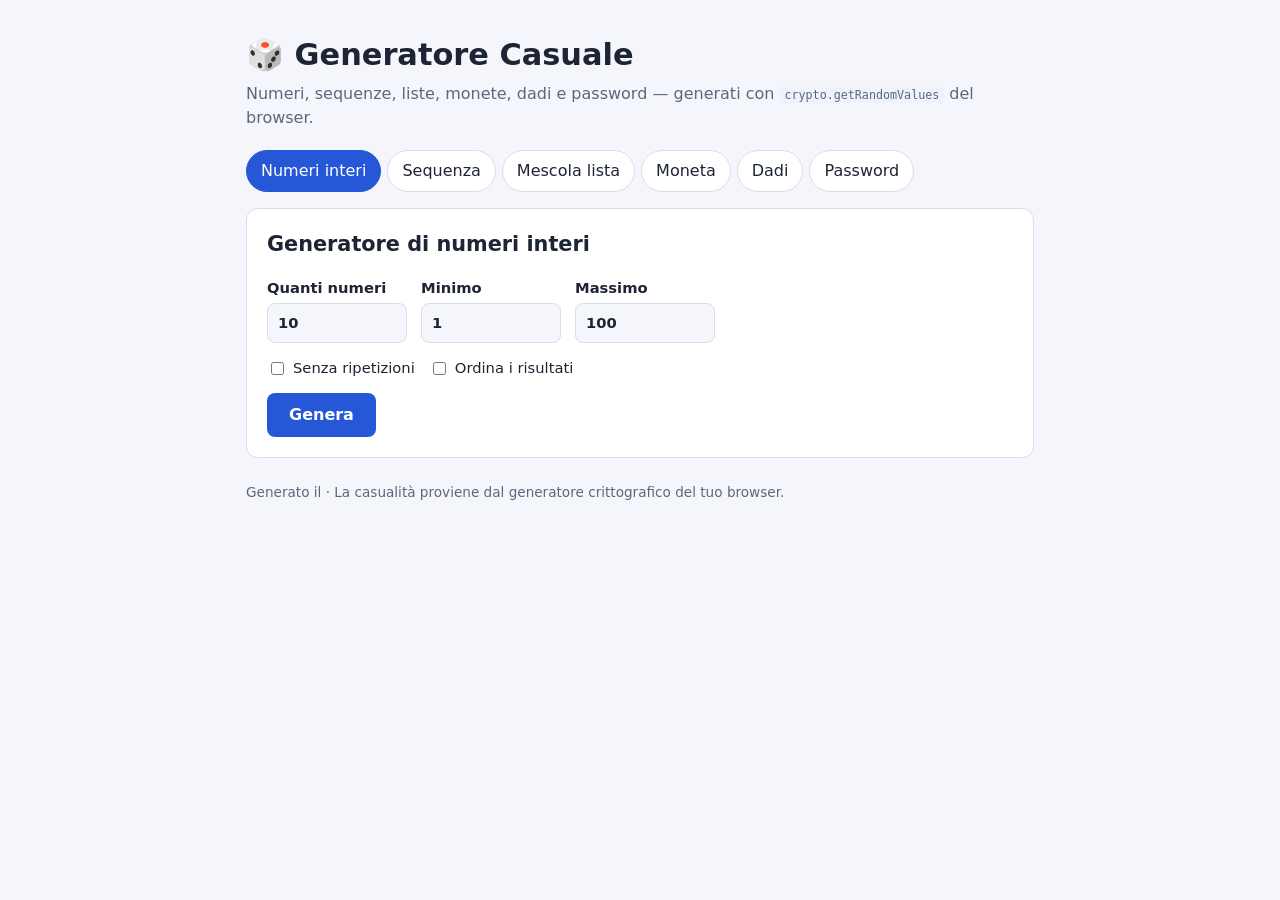
<file: index.html>
<!doctype html>
<html lang="it">
<head>
  <meta charset="utf-8">
  <meta name="viewport" content="width=device-width, initial-scale=1">
  <title>Generatore Casuale</title>
  <link rel="stylesheet" href="style.css">
</head>
<body>
  <header>
    <h1><span id="logo">🎲</span> Generatore Casuale</h1>
    <p class="sub">Numeri, sequenze, liste, monete, dadi e password — generati con <code>crypto.getRandomValues</code> del browser.</p>
  </header>

  <nav class="tabs" role="tablist">
    <button class="tab active" data-tab="interi">Numeri interi</button>
    <button class="tab" data-tab="sequenza">Sequenza</button>
    <button class="tab" data-tab="lista">Mescola lista</button>
    <button class="tab" data-tab="moneta">Moneta</button>
    <button class="tab" data-tab="dadi">Dadi</button>
    <button class="tab" data-tab="password">Password</button>
  </nav>

  <main>
    <!-- Numeri interi -->
    <section class="panel active" id="interi">
      <h2>Generatore di numeri interi</h2>
      <form id="form-interi">
        <div class="row">
          <label>Quanti numeri <input type="number" name="n" value="10" min="1" max="10000" required></label>
          <label>Minimo <input type="number" name="min" value="1" required></label>
          <label>Massimo <input type="number" name="max" value="100" required></label>
        </div>
        <div class="row">
          <label class="check"><input type="checkbox" name="unici"> Senza ripetizioni</label>
          <label class="check"><input type="checkbox" name="ordina"> Ordina i risultati</label>
        </div>
        <button type="submit">Genera</button>
      </form>
      <div class="result" id="res-interi"></div>
    </section>

    <!-- Sequenza -->
    <section class="panel" id="sequenza">
      <h2>Generatore di sequenze</h2>
      <p>Tutti i numeri dell'intervallo, ciascuno una volta, in ordine casuale.</p>
      <form id="form-sequenza">
        <div class="row">
          <label>Minimo <input type="number" name="min" value="1" required></label>
          <label>Massimo <input type="number" name="max" value="20" required></label>
        </div>
        <button type="submit">Genera</button>
      </form>
      <div class="result" id="res-sequenza"></div>
    </section>

    <!-- Lista -->
    <section class="panel" id="lista">
      <h2>Mescola una lista</h2>
      <form id="form-lista">
        <label class="full">Un elemento per riga
          <textarea name="items" rows="8" placeholder="Mario&#10;Giulia&#10;Luca&#10;Sara"></textarea>
        </label>
        <label>Estrai solo <input type="number" name="k" min="1" placeholder="tutti"></label>
        <button type="submit">Mescola</button>
      </form>
      <div class="result" id="res-lista"></div>
    </section>

    <!-- Moneta -->
    <section class="panel" id="moneta">
      <h2>Lancio della moneta</h2>
      <form id="form-moneta">
        <label>Quante monete <input type="number" name="n" value="1" min="1" max="100" required></label>
        <button type="submit">Lancia</button>
      </form>
      <div class="result" id="res-moneta"></div>
    </section>

    <!-- Dadi -->
    <section class="panel" id="dadi">
      <h2>Lancio dei dadi</h2>
      <form id="form-dadi">
        <div class="row">
          <label>Quanti dadi <input type="number" name="n" value="2" min="1" max="100" required></label>
          <label>Facce <input type="number" name="facce" value="6" min="2" max="1000" required></label>
        </div>
        <button type="submit">Lancia</button>
      </form>
      <div class="result" id="res-dadi"></div>
    </section>

    <!-- Password -->
    <section class="panel" id="password">
      <h2>Generatore di password</h2>
      <form id="form-password">
        <div class="row">
          <label>Quante <input type="number" name="n" value="5" min="1" max="100" required></label>
          <label>Lunghezza <input type="number" name="len" value="16" min="4" max="128" required></label>
        </div>
        <div class="row">
          <label class="check"><input type="checkbox" name="lower" checked> a-z</label>
          <label class="check"><input type="checkbox" name="upper" checked> A-Z</label>
          <label class="check"><input type="checkbox" name="digits" checked> 0-9</label>
          <label class="check"><input type="checkbox" name="symbols"> Simboli</label>
        </div>
        <button type="submit">Genera</button>
      </form>
      <div class="result" id="res-password"></div>
    </section>
  </main>

  <dialog id="impostazioni">
    <form method="dialog" id="form-impostazioni">
      <h2>Impostazioni nascoste</h2>
      <label class="full">Numeri da escludere
        <input type="text" name="escludi" placeholder="es. 7, 13, 20-30" autocomplete="off">
        <small>Valgono per "Numeri interi" e "Sequenza" e restano salvati solo su questo dispositivo.</small>
      </label>
      <p class="error" id="err-impostazioni"></p>
      <div class="row">
        <button type="submit" value="salva">Salva</button>
        <button type="submit" value="annulla" class="secondary" formnovalidate>Annulla</button>
      </div>
    </form>
  </dialog>

  <footer>Generato il <span id="ts"></span> · La casualità proviene dal generatore crittografico del tuo browser.</footer>
  <script src="app.js"></script>
</body>
</html>
</file>
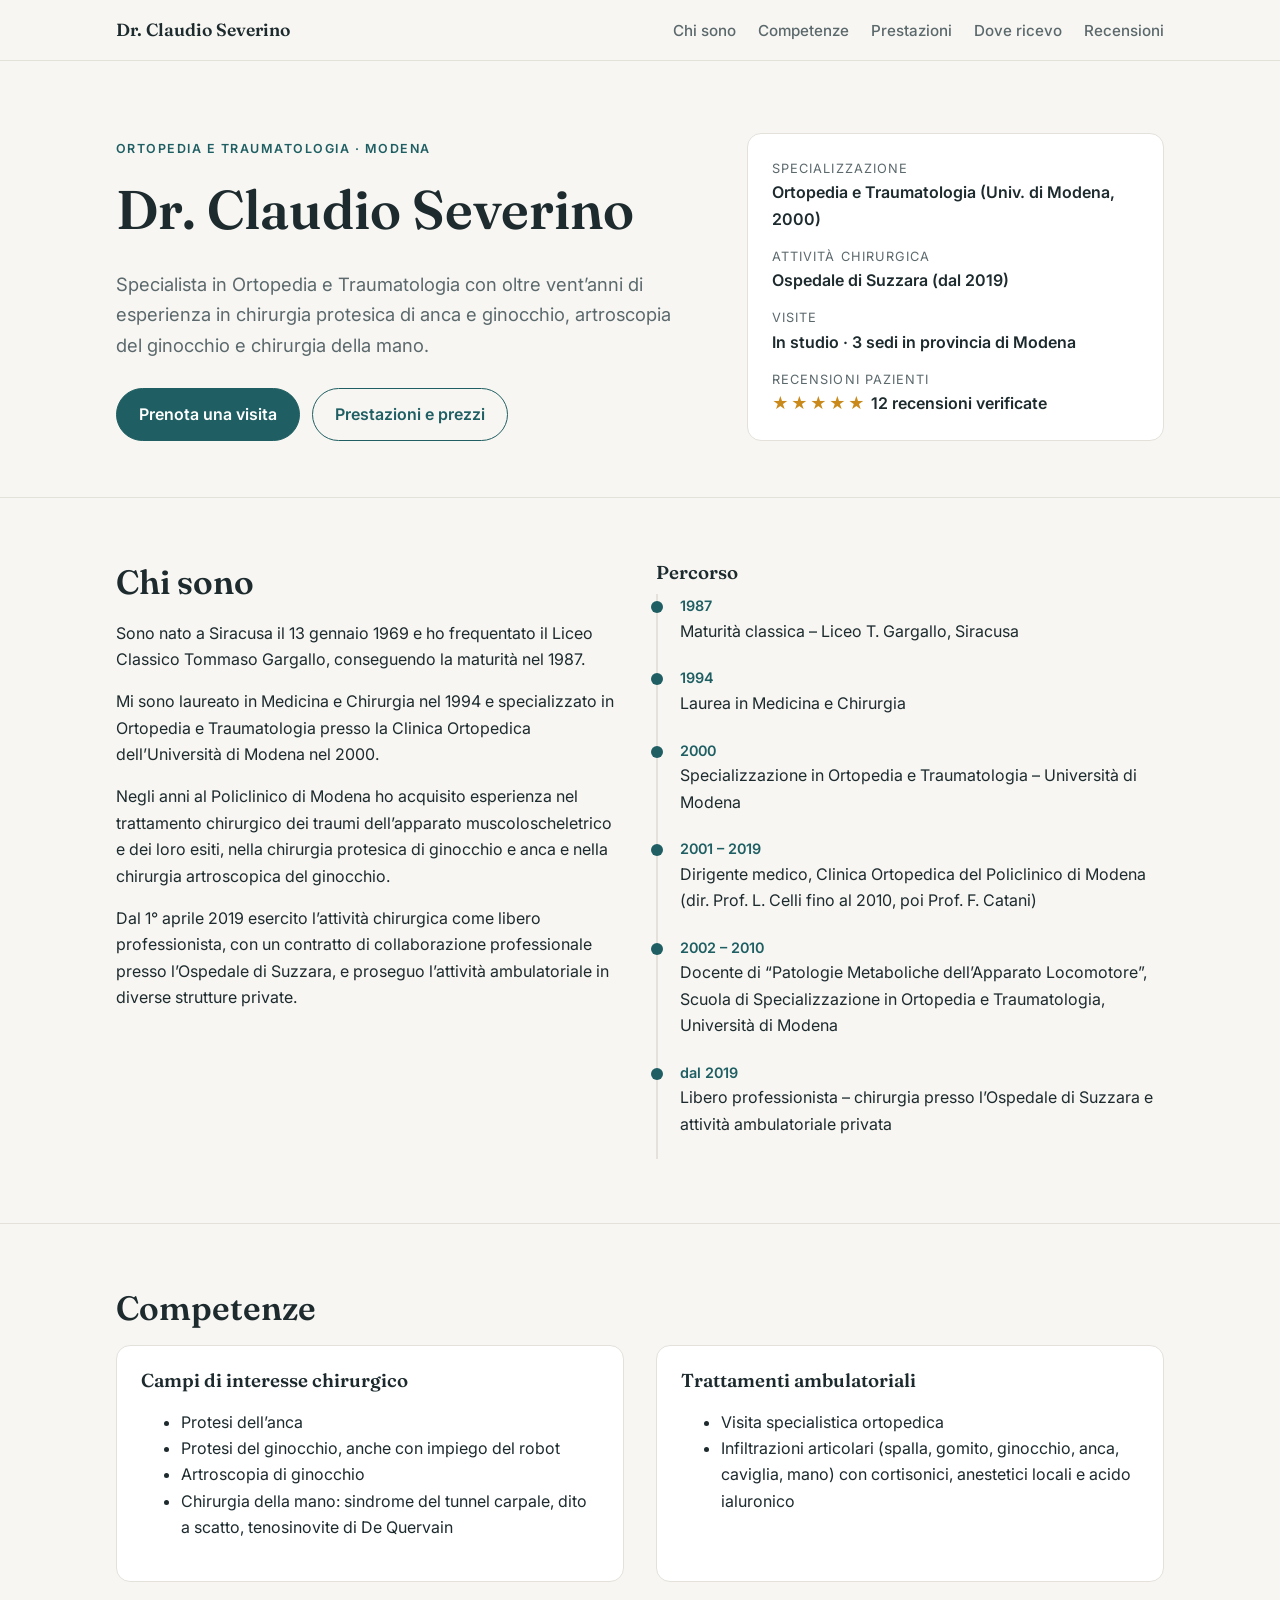
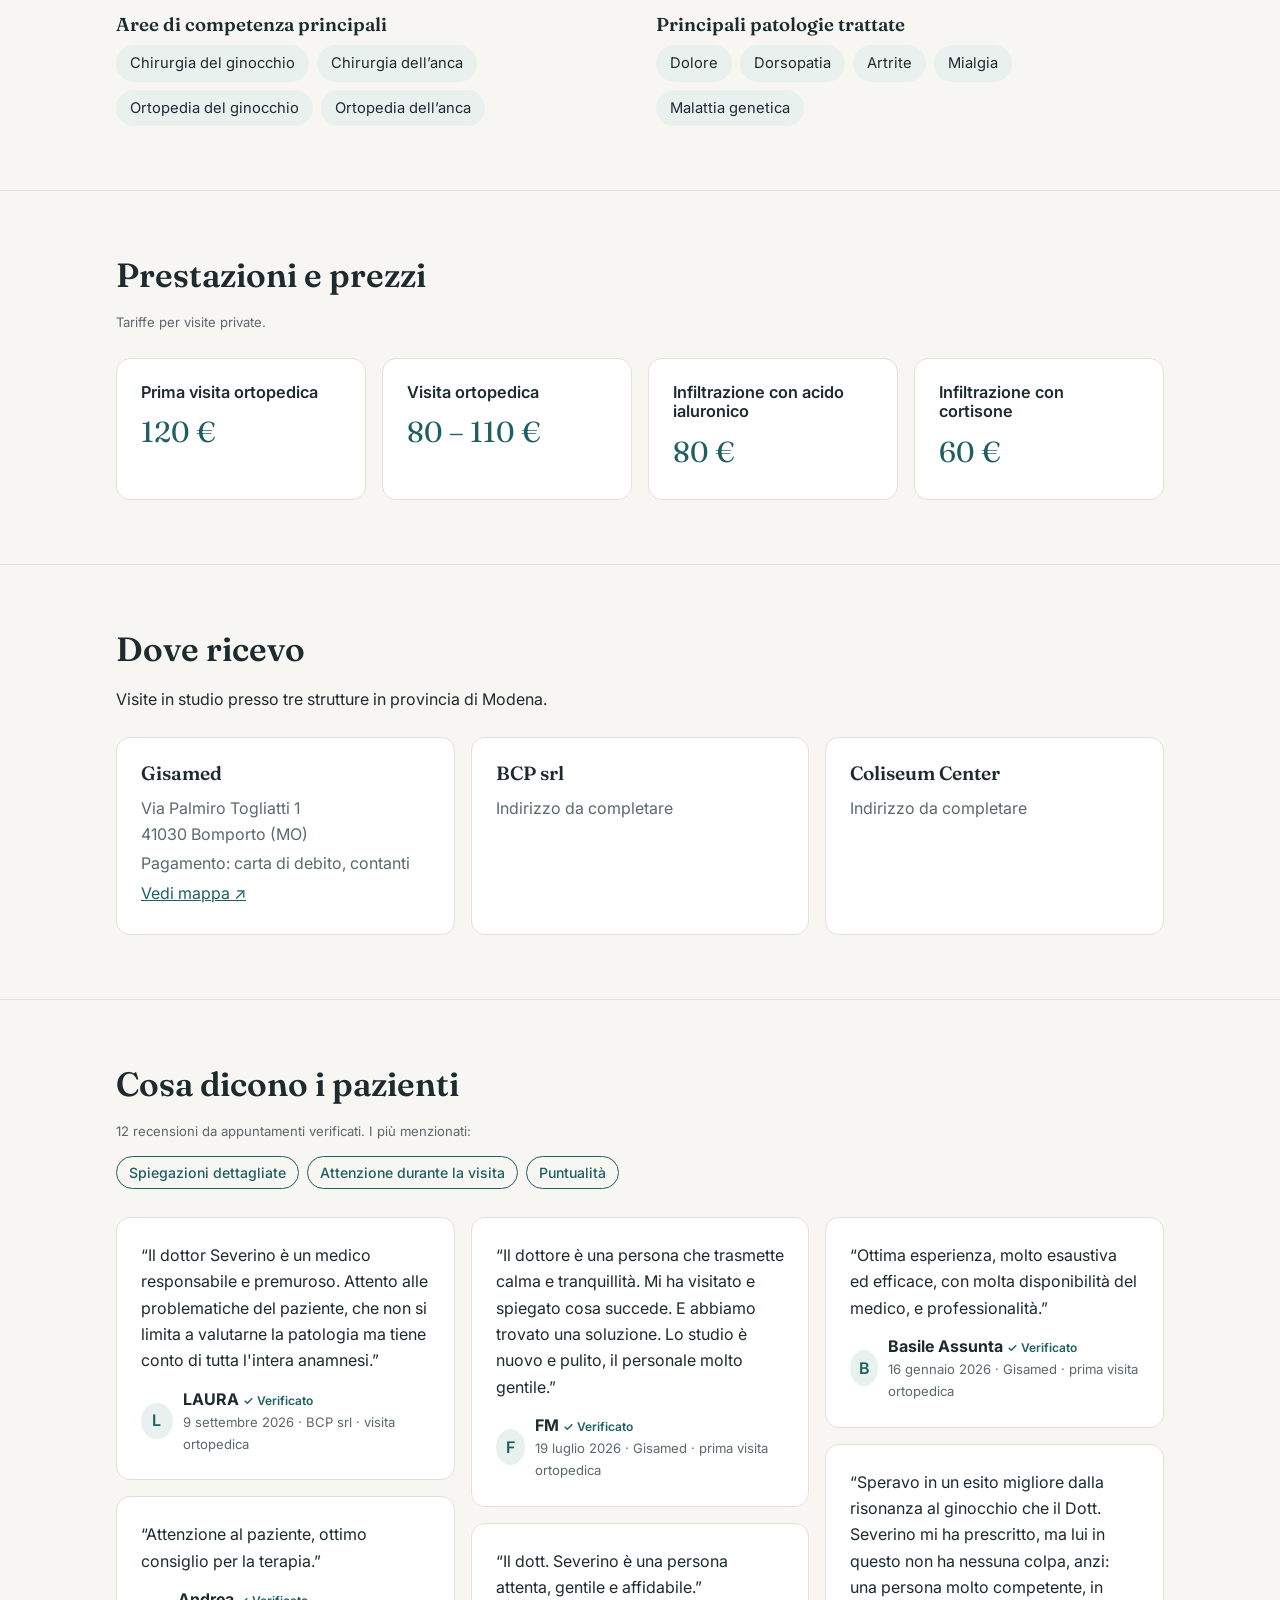
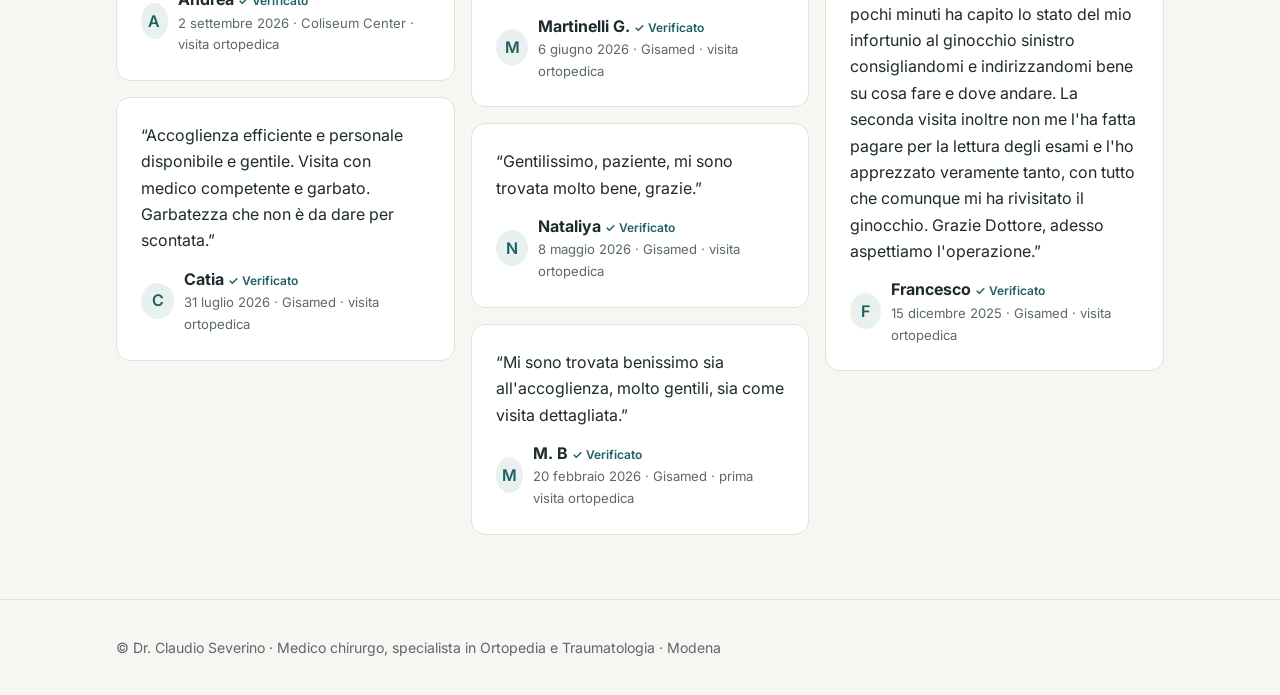
<file: severino/index.html>
<!doctype html>
<html lang="it">
<head>
<meta charset="utf-8">
<meta name="viewport" content="width=device-width, initial-scale=1">
<title>Dr. Claudio Severino – Ortopedico a Modena</title>
<meta name="description" content="Dr. Claudio Severino, specialista in Ortopedia e Traumatologia. Chirurgia protesica di anca e ginocchio, artroscopia, chirurgia della mano. Visite a Modena e provincia.">
<link rel="preconnect" href="https://fonts.googleapis.com">
<link href="https://fonts.googleapis.com/css2?family=Fraunces:opsz,wght@9..144,500;9..144,600&family=Inter:wght@400;500;600&display=swap" rel="stylesheet">
<style>
:root{
  --bg:#f7f6f2; --surface:#ffffff; --ink:#1d2a2e; --muted:#5b686c; --line:#e3e1da;
  --brand:#1f5f63; --brand-ink:#ffffff; --accent:#e9f1ef; --star:#c98a1b;
  --radius:14px; --max:1080px;
}
@media (prefers-color-scheme: dark){
  :root{--bg:#121718;--surface:#1a2123;--ink:#e8eceb;--muted:#9aa7a9;--line:#2a3335;
        --brand:#6fb3ac;--brand-ink:#0d1516;--accent:#1f2a2b;--star:#e3ac4a;}
}
*{box-sizing:border-box}
html{scroll-behavior:smooth}
body{margin:0;background:var(--bg);color:var(--ink);font:16px/1.65 Inter,system-ui,sans-serif}
h1,h2,h3{font-family:Fraunces,Georgia,serif;font-weight:600;line-height:1.2;margin:0 0 .5em}
h2{font-size:clamp(1.6rem,3vw,2.1rem)}
a{color:var(--brand)}
.wrap{max-width:var(--max);margin:0 auto;padding:0 16px}

/* nav */
header.nav{position:sticky;top:0;z-index:10;background:color-mix(in srgb,var(--bg) 88%,transparent);
  backdrop-filter:blur(8px);border-bottom:1px solid var(--line)}
.nav .wrap{display:flex;align-items:center;justify-content:space-between;gap:16px;height:60px}
.logo{font-family:Fraunces,serif;font-weight:600;font-size:1.1rem;text-decoration:none;color:var(--ink)}
.nav ul{display:flex;gap:22px;list-style:none;margin:0;padding:0}
.nav ul a{text-decoration:none;color:var(--muted);font-size:.95rem;font-weight:500}
.nav ul a:hover{color:var(--ink)}
@media (max-width:760px){.nav ul{display:none}}

/* hero */
.hero{padding:72px 0 56px}
.hero .wrap{display:grid;grid-template-columns:1.4fr 1fr;gap:48px;align-items:center}
.eyebrow{text-transform:uppercase;letter-spacing:.12em;font-size:.78rem;font-weight:600;color:var(--brand)}
.hero h1{font-size:clamp(2.2rem,5vw,3.4rem);margin-top:.3em}
.hero p.lead{font-size:1.15rem;color:var(--muted);max-width:34em}
.btns{display:flex;flex-wrap:wrap;gap:12px;margin-top:28px}
.btn{display:inline-block;padding:12px 22px;border-radius:999px;font-weight:600;text-decoration:none;border:1px solid var(--brand)}
.btn.primary{background:var(--brand);color:var(--brand-ink)}
.btn.ghost{color:var(--brand)}
.card{background:var(--surface);border:1px solid var(--line);border-radius:var(--radius);padding:24px}
.facts dl{margin:0;display:grid;gap:14px}
.facts dt{font-size:.8rem;color:var(--muted);text-transform:uppercase;letter-spacing:.08em}
.facts dd{margin:0;font-weight:600}
.stars{color:var(--star);letter-spacing:2px}
@media (max-width:820px){.hero .wrap{grid-template-columns:1fr}.hero{padding:44px 0 32px}}

section{padding:64px 0;border-top:1px solid var(--line)}
.grid2{display:grid;grid-template-columns:1fr 1fr;gap:32px}
@media (max-width:820px){.grid2{grid-template-columns:1fr}}

/* timeline */
.timeline{list-style:none;margin:0;padding:0;border-left:2px solid var(--line)}
.timeline li{position:relative;padding:0 0 22px 22px}
.timeline li::before{content:"";position:absolute;left:-7px;top:7px;width:12px;height:12px;border-radius:50%;background:var(--brand)}
.timeline .y{font-weight:600;color:var(--brand);font-size:.9rem}
.tags{display:flex;flex-wrap:wrap;gap:8px;margin:0;padding:0;list-style:none}
.tags li{background:var(--accent);border-radius:999px;padding:6px 14px;font-size:.92rem}

/* services */
.services{display:grid;grid-template-columns:repeat(auto-fit,minmax(220px,1fr));gap:16px;margin-top:24px}
.service h3{font-family:Inter,sans-serif;font-size:1.02rem;font-weight:600;margin-bottom:6px}
.price{font-family:Fraunces,serif;font-size:1.8rem;color:var(--brand)}

/* places */
.places{display:grid;grid-template-columns:repeat(auto-fit,minmax(240px,1fr));gap:16px;margin-top:24px}
.place h3{font-size:1.2rem}
.place p{margin:.2em 0;color:var(--muted)}

/* reviews */
.mentions{display:flex;flex-wrap:wrap;gap:8px;margin:12px 0 28px;padding:0;list-style:none}
.mentions li{border:1px solid var(--brand);color:var(--brand);border-radius:999px;padding:4px 12px;font-size:.88rem;font-weight:500}
.reviews{columns:3 300px;column-gap:16px}
.review{break-inside:avoid;margin:0 0 16px}
.review blockquote{margin:0 0 12px}
.review .who{display:flex;align-items:center;gap:10px}
.avatar{width:36px;height:36px;border-radius:50%;background:var(--accent);color:var(--brand);display:grid;place-items:center;font-weight:600}
.meta{font-size:.82rem;color:var(--muted)}
.verified{font-size:.75rem;color:var(--brand);font-weight:600}

footer{padding:36px 0;border-top:1px solid var(--line);color:var(--muted);font-size:.88rem}
</style>
</head>
<body>

<header class="nav">
  <div class="wrap">
    <a class="logo" href="#">Dr. Claudio Severino</a>
    <nav><ul>
      <li><a href="#chi-sono">Chi sono</a></li>
      <li><a href="#competenze">Competenze</a></li>
      <li><a href="#prestazioni">Prestazioni</a></li>
      <li><a href="#dove">Dove ricevo</a></li>
      <li><a href="#recensioni">Recensioni</a></li>
    </ul></nav>
  </div>
</header>

<main>
<div class="hero">
  <div class="wrap">
    <div>
      <span class="eyebrow">Ortopedia e Traumatologia · Modena</span>
      <h1>Dr. Claudio Severino</h1>
      <p class="lead">Specialista in Ortopedia e Traumatologia con oltre vent’anni di esperienza in chirurgia protesica di anca e ginocchio, artroscopia del ginocchio e chirurgia della mano.</p>
      <div class="btns">
        <a class="btn primary" href="#dove">Prenota una visita</a>
        <a class="btn ghost" href="#prestazioni">Prestazioni e prezzi</a>
      </div>
    </div>
    <div class="card facts">
      <dl>
        <div><dt>Specializzazione</dt><dd>Ortopedia e Traumatologia (Univ. di Modena, 2000)</dd></div>
        <div><dt>Attività chirurgica</dt><dd>Ospedale di Suzzara (dal 2019)</dd></div>
        <div><dt>Visite</dt><dd>In studio · 3 sedi in provincia di Modena</dd></div>
        <div><dt>Recensioni pazienti</dt><dd><span class="stars" aria-hidden="true">★★★★★</span> 12 recensioni verificate</dd></div>
      </dl>
    </div>
  </div>
</div>

<section id="chi-sono">
  <div class="wrap grid2">
    <div>
      <h2>Chi sono</h2>
      <p>Sono nato a Siracusa il 13 gennaio 1969 e ho frequentato il Liceo Classico Tommaso Gargallo, conseguendo la maturità nel 1987.</p>
      <p>Mi sono laureato in Medicina e Chirurgia nel 1994 e specializzato in Ortopedia e Traumatologia presso la Clinica Ortopedica dell’Università di Modena nel 2000.</p>
      <p>Negli anni al Policlinico di Modena ho acquisito esperienza nel trattamento chirurgico dei traumi dell’apparato muscoloscheletrico e dei loro esiti, nella chirurgia protesica di ginocchio e anca e nella chirurgia artroscopica del ginocchio.</p>
      <p>Dal 1° aprile 2019 esercito l’attività chirurgica come libero professionista, con un contratto di collaborazione professionale presso l’Ospedale di Suzzara, e proseguo l’attività ambulatoriale in diverse strutture private.</p>
    </div>
    <div>
      <h3>Percorso</h3>
      <ul class="timeline">
        <li><div class="y">1987</div>Maturità classica – Liceo T. Gargallo, Siracusa</li>
        <li><div class="y">1994</div>Laurea in Medicina e Chirurgia</li>
        <li><div class="y">2000</div>Specializzazione in Ortopedia e Traumatologia – Università di Modena</li>
        <li><div class="y">2001 – 2019</div>Dirigente medico, Clinica Ortopedica del Policlinico di Modena (dir. Prof. L. Celli fino al 2010, poi Prof. F. Catani)</li>
        <li><div class="y">2002 – 2010</div>Docente di “Patologie Metaboliche dell’Apparato Locomotore”, Scuola di Specializzazione in Ortopedia e Traumatologia, Università di Modena</li>
        <li><div class="y">dal 2019</div>Libero professionista – chirurgia presso l’Ospedale di Suzzara e attività ambulatoriale privata</li>
      </ul>
    </div>
  </div>
</section>

<section id="competenze">
  <div class="wrap">
    <h2>Competenze</h2>
    <div class="grid2">
      <div class="card">
        <h3>Campi di interesse chirurgico</h3>
        <ul>
          <li>Protesi dell’anca</li>
          <li>Protesi del ginocchio, anche con impiego del robot</li>
          <li>Artroscopia di ginocchio</li>
          <li>Chirurgia della mano: sindrome del tunnel carpale, dito a scatto, tenosinovite di De Quervain</li>
        </ul>
      </div>
      <div class="card">
        <h3>Trattamenti ambulatoriali</h3>
        <ul>
          <li>Visita specialistica ortopedica</li>
          <li>Infiltrazioni articolari (spalla, gomito, ginocchio, anca, caviglia, mano) con cortisonici, anestetici locali e acido ialuronico</li>
        </ul>
      </div>
    </div>
    <div class="grid2" style="margin-top:32px">
      <div>
        <h3>Aree di competenza principali</h3>
        <ul class="tags">
          <li>Chirurgia del ginocchio</li><li>Chirurgia dell’anca</li>
          <li>Ortopedia del ginocchio</li><li>Ortopedia dell’anca</li>
        </ul>
      </div>
      <div>
        <h3>Principali patologie trattate</h3>
        <ul class="tags">
          <li>Dolore</li><li>Dorsopatia</li><li>Artrite</li><li>Mialgia</li><li>Malattia genetica</li>
        </ul>
      </div>
    </div>
  </div>
</section>

<section id="prestazioni">
  <div class="wrap">
    <h2>Prestazioni e prezzi</h2>
    <p class="meta">Tariffe per visite private.</p>
    <div class="services">
      <div class="card service"><h3>Prima visita ortopedica</h3><div class="price">120 €</div></div>
      <div class="card service"><h3>Visita ortopedica</h3><div class="price">80 – 110 €</div></div>
      <div class="card service"><h3>Infiltrazione con acido ialuronico</h3><div class="price">80 €</div></div>
      <div class="card service"><h3>Infiltrazione con cortisone</h3><div class="price">60 €</div></div>
    </div>
  </div>
</section>

<section id="dove">
  <div class="wrap">
    <h2>Dove ricevo</h2>
    <p>Visite in studio presso tre strutture in provincia di Modena.</p>
    <div class="places">
      <div class="card place">
        <h3>Gisamed</h3>
        <p>Via Palmiro Togliatti 1<br>41030 Bomporto (MO)</p>
        <p>Pagamento: carta di debito, contanti</p>
        <p><a href="https://www.google.com/maps/search/?api=1&query=Gisamed+Via+Palmiro+Togliatti+1+Bomporto" target="_blank" rel="noopener">Vedi mappa ↗</a></p>
      </div>
      <div class="card place">
        <h3>BCP srl</h3>
        <p>Indirizzo da completare</p>
      </div>
      <div class="card place">
        <h3>Coliseum Center</h3>
        <p>Indirizzo da completare</p>
      </div>
    </div>
  </div>
</section>

<section id="recensioni">
  <div class="wrap">
    <h2>Cosa dicono i pazienti</h2>
    <p class="meta">12 recensioni da appuntamenti verificati. I più menzionati:</p>
    <ul class="mentions"><li>Spiegazioni dettagliate</li><li>Attenzione durante la visita</li><li>Puntualità</li></ul>
    <div class="reviews" id="reviews"></div>
  </div>
</section>
</main>

<footer>
  <div class="wrap">© Dr. Claudio Severino · Medico chirurgo, specialista in Ortopedia e Traumatologia · Modena</div>
</footer>

<script>
const reviews = [
  ["LAURA","9 settembre 2026","BCP srl","visita ortopedica","Il dottor Severino è un medico responsabile e premuroso. Attento alle problematiche del paziente, che non si limita a valutarne la patologia ma tiene conto di tutta l'intera anamnesi."],
  ["Andrea","2 settembre 2026","Coliseum Center","visita ortopedica","Attenzione al paziente, ottimo consiglio per la terapia."],
  ["Catia","31 luglio 2026","Gisamed","visita ortopedica","Accoglienza efficiente e personale disponibile e gentile. Visita con medico competente e garbato. Garbatezza che non è da dare per scontata."],
  ["FM","19 luglio 2026","Gisamed","prima visita ortopedica","Il dottore è una persona che trasmette calma e tranquillità. Mi ha visitato e spiegato cosa succede. E abbiamo trovato una soluzione. Lo studio è nuovo e pulito, il personale molto gentile."],
  ["Martinelli G.","6 giugno 2026","Gisamed","visita ortopedica","Il dott. Severino è una persona attenta, gentile e affidabile."],
  ["Nataliya","8 maggio 2026","Gisamed","visita ortopedica","Gentilissimo, paziente, mi sono trovata molto bene, grazie."],
  ["M. B","20 febbraio 2026","Gisamed","prima visita ortopedica","Mi sono trovata benissimo sia all'accoglienza, molto gentili, sia come visita dettagliata."],
  ["Basile Assunta","16 gennaio 2026","Gisamed","prima visita ortopedica","Ottima esperienza, molto esaustiva ed efficace, con molta disponibilità del medico, e professionalità."],
  ["Francesco","15 dicembre 2025","Gisamed","visita ortopedica","Speravo in un esito migliore dalla risonanza al ginocchio che il Dott. Severino mi ha prescritto, ma lui in questo non ha nessuna colpa, anzi: una persona molto competente, in pochi minuti ha capito lo stato del mio infortunio al ginocchio sinistro consigliandomi e indirizzandomi bene su cosa fare e dove andare. La seconda visita inoltre non me l'ha fatta pagare per la lettura degli esami e l'ho apprezzato veramente tanto, con tutto che comunque mi ha rivisitato il ginocchio. Grazie Dottore, adesso aspettiamo l'operazione."]
];
const box = document.getElementById("reviews");
for (const [name, date, place, type, text] of reviews) {
  const el = document.createElement("article");
  el.className = "card review";
  el.innerHTML = `<blockquote></blockquote>
    <div class="who"><div class="avatar"></div><div>
      <strong class="n"></strong> <span class="verified">✓ Verificato</span>
      <div class="meta"></div></div></div>`;
  el.querySelector("blockquote").textContent = "“" + text + "”";
  el.querySelector(".avatar").textContent = name[0];
  el.querySelector(".n").textContent = name;
  el.querySelector(".meta").textContent = `${date} · ${place} · ${type}`;
  box.appendChild(el);
}
</script>
</body>
</html>
</file>
<file: style.css>
:root {
  --bg: #f4f6fb;
  --card: #ffffff;
  --text: #1d2433;
  --muted: #5d6779;
  --accent: #2557d6;
  --accent-text: #ffffff;
  --border: #d8deea;
  --chip: #eef2fc;
  --error: #c62828;
}
@media (prefers-color-scheme: dark) {
  :root {
    --bg: #12151c;
    --card: #1b2029;
    --text: #e6e9f0;
    --muted: #9aa3b5;
    --accent: #6d95ff;
    --accent-text: #0b0f18;
    --border: #2c3443;
    --chip: #252c3a;
    --error: #ff7b7b;
  }
}
* { box-sizing: border-box; }
body {
  margin: 0;
  font-family: system-ui, -apple-system, "Segoe UI", Roboto, sans-serif;
  background: var(--bg);
  color: var(--text);
  line-height: 1.5;
}
header, main, footer, .tabs { max-width: 820px; margin: 0 auto; padding: 0 16px; }
header { padding-top: 32px; }
h1 { margin: 0 0 4px; font-size: 1.9rem; }
.sub { margin: 0 0 20px; color: var(--muted); }
code { background: var(--chip); padding: 1px 5px; border-radius: 4px; font-size: .9em; }

.tabs { display: flex; flex-wrap: wrap; gap: 6px; margin-bottom: 16px; }
.tab {
  border: 1px solid var(--border);
  background: var(--card);
  color: var(--text);
  padding: 8px 14px;
  border-radius: 999px;
  cursor: pointer;
  font: inherit;
}
.tab.active { background: var(--accent); color: var(--accent-text); border-color: var(--accent); }

.panel {
  display: none;
  background: var(--card);
  border: 1px solid var(--border);
  border-radius: 12px;
  padding: 20px;
}
.panel.active { display: block; }
.panel h2 { margin-top: 0; font-size: 1.3rem; }

form { display: flex; flex-direction: column; gap: 14px; }
.row { display: flex; flex-wrap: wrap; gap: 14px; }
label { display: flex; flex-direction: column; gap: 4px; font-weight: 600; font-size: .92rem; }
label.full { width: 100%; }
label.check { flex-direction: row; align-items: center; gap: 6px; font-weight: 500; }
label small { font-weight: 400; color: var(--muted); }
input[type=number], input[type=text], textarea {
  font: inherit;
  padding: 8px 10px;
  border: 1px solid var(--border);
  border-radius: 8px;
  background: var(--bg);
  color: var(--text);
  min-width: 0;
}
input[type=number] { width: 140px; }
input[type=text], textarea { width: 100%; }
button[type=submit] {
  align-self: flex-start;
  background: var(--accent);
  color: var(--accent-text);
  border: 0;
  border-radius: 8px;
  padding: 10px 22px;
  font: inherit;
  font-weight: 700;
  cursor: pointer;
}
button.secondary { background: none; color: var(--text); border: 1px solid var(--border); }
#logo { cursor: default; user-select: none; -webkit-tap-highlight-color: transparent; }
dialog {
  background: var(--card);
  color: var(--text);
  border: 1px solid var(--border);
  border-radius: 12px;
  padding: 20px;
  width: min(480px, calc(100% - 32px));
}
dialog::backdrop { background: rgba(0, 0, 0, .45); }
dialog h2 { margin-top: 0; font-size: 1.2rem; }
.error:empty { display: none; }
button[type=submit]:hover { filter: brightness(1.08); }

.result { margin-top: 20px; }
.result:empty { display: none; }
.chips { display: flex; flex-wrap: wrap; gap: 8px; }
.chip {
  background: var(--chip);
  border-radius: 8px;
  padding: 6px 12px;
  font-variant-numeric: tabular-nums;
  font-weight: 600;
  font-size: 1.05rem;
}
.result ol { padding-left: 1.6em; margin: 0; }
.mono { font-family: ui-monospace, "SF Mono", Menlo, Consolas, monospace; word-break: break-all; }
.meta { color: var(--muted); font-size: .88rem; margin-top: 10px; }
.error { color: var(--error); font-weight: 600; }
.copy {
  margin-top: 10px;
  background: none;
  border: 1px solid var(--border);
  color: var(--text);
  border-radius: 6px;
  padding: 4px 10px;
  cursor: pointer;
  font: inherit;
  font-size: .85rem;
}
footer { color: var(--muted); font-size: .85rem; padding-top: 24px; padding-bottom: 32px; }
</file>
